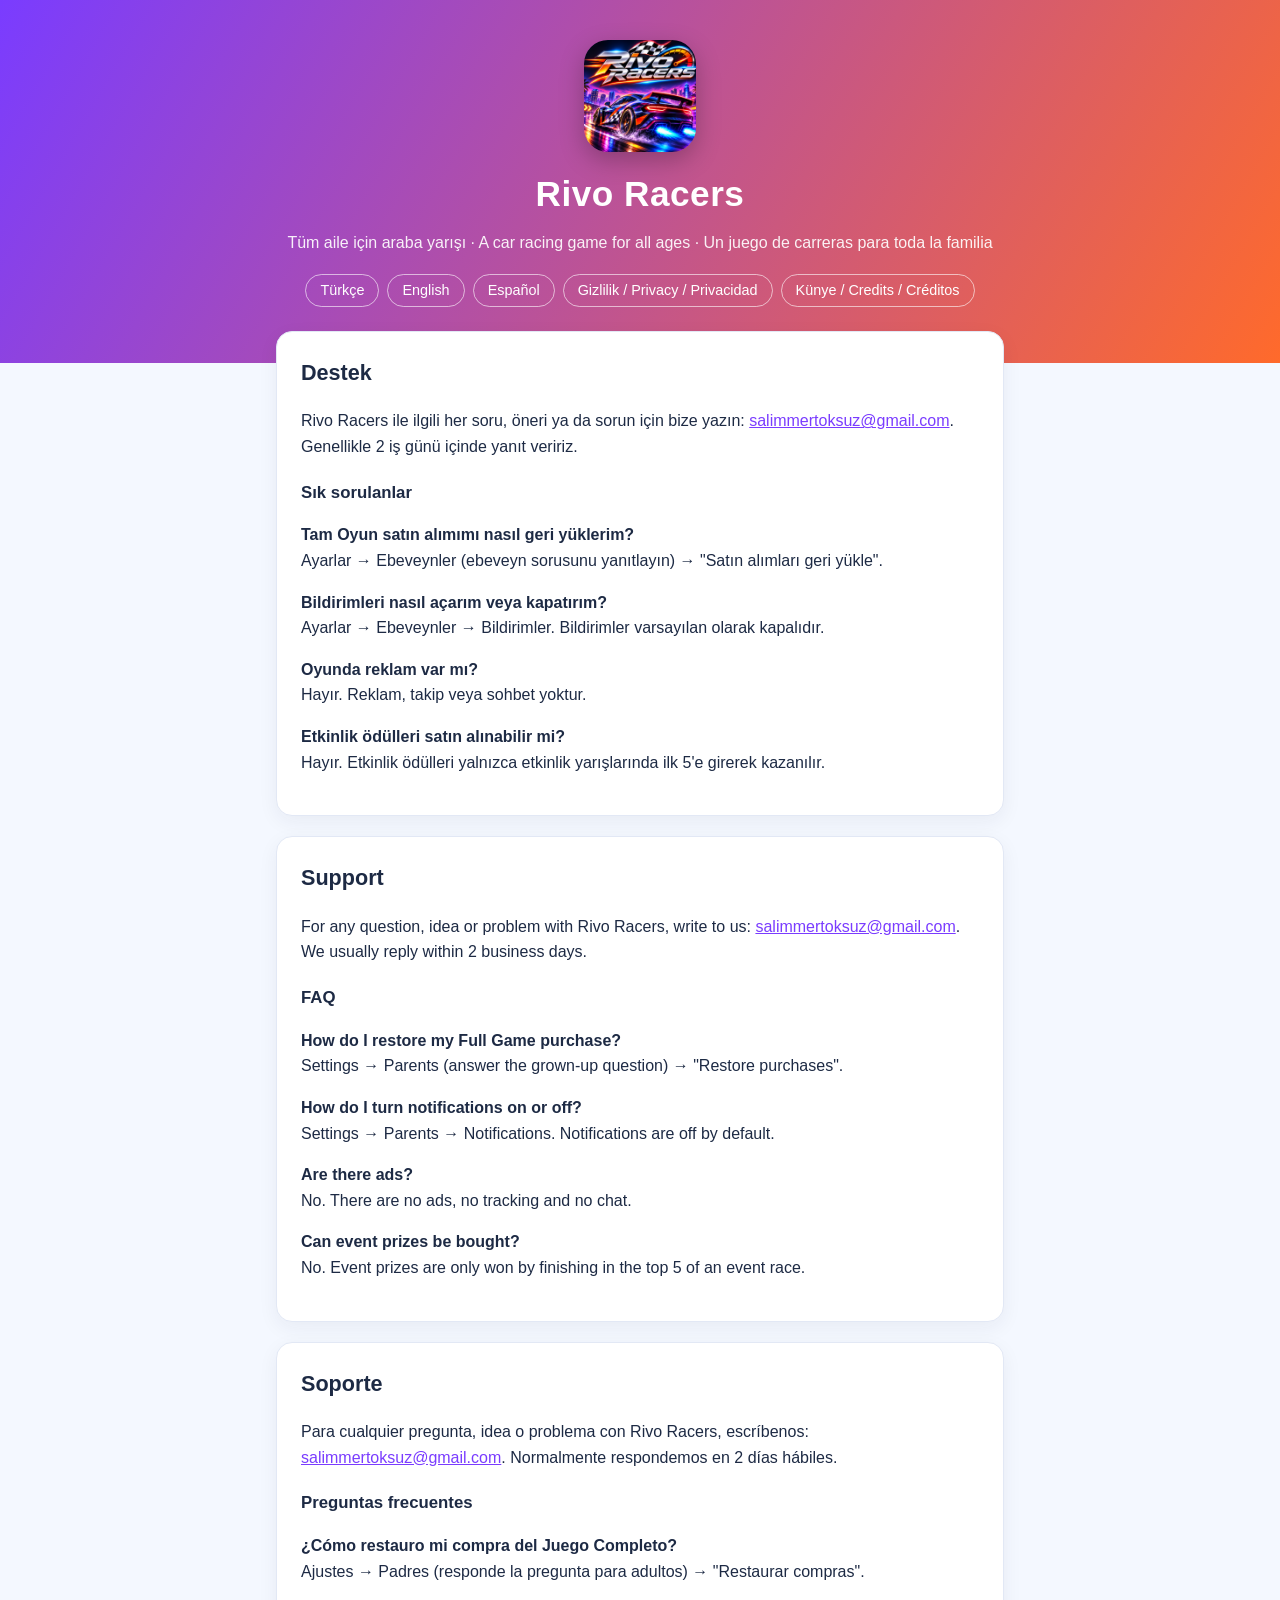
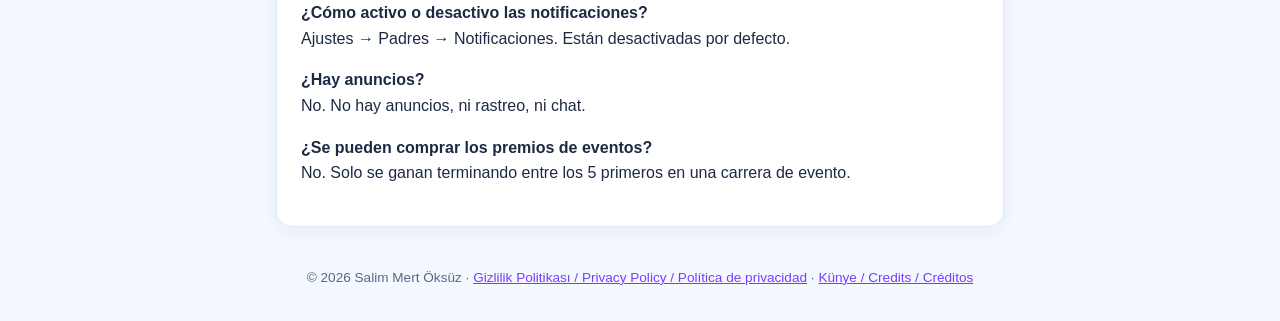
<file: index.html>
<!doctype html>
<html lang="tr">
<head>
<meta charset="utf-8">
<meta name="viewport" content="width=device-width,initial-scale=1">
<title>Rivo Racers – Destek / Support / Soporte</title>
<link rel="icon" type="image/png" href="favicon.png">
<link rel="apple-touch-icon" href="apple-touch-icon.png">
<link rel="stylesheet" href="style.css">
</head>
<body>
<header>
  <img class="logo" src="logo.png" alt="Rivo Racers" width="112" height="112">
  <h1>Rivo Racers</h1>
  <p>Tüm aile için araba yarışı · A car racing game for all ages · Un juego de carreras para toda la familia</p>
  <nav><a href="#tr">Türkçe</a><a href="#en">English</a><a href="#es">Español</a><a href="privacy.html">Gizlilik / Privacy / Privacidad</a><a href="credits.html">Künye / Credits / Créditos</a></nav>
</header>
<main>
<section id="tr">
  <h2>Destek</h2>
  <p>Rivo Racers ile ilgili her soru, öneri ya da sorun için bize yazın: <a href="mailto:salimmertoksuz@gmail.com">salimmertoksuz@gmail.com</a>. Genellikle 2 iş günü içinde yanıt veririz.</p>
  <h3>Sık sorulanlar</h3>
  <p><b>Tam Oyun satın alımımı nasıl geri yüklerim?</b><br>Ayarlar → Ebeveynler (ebeveyn sorusunu yanıtlayın) → "Satın alımları geri yükle".</p>
  <p><b>Bildirimleri nasıl açarım veya kapatırım?</b><br>Ayarlar → Ebeveynler → Bildirimler. Bildirimler varsayılan olarak kapalıdır.</p>
  <p><b>Oyunda reklam var mı?</b><br>Hayır. Reklam, takip veya sohbet yoktur.</p>
  <p><b>Etkinlik ödülleri satın alınabilir mi?</b><br>Hayır. Etkinlik ödülleri yalnızca etkinlik yarışlarında ilk 5'e girerek kazanılır.</p>
</section>
<section id="en">
  <h2>Support</h2>
  <p>For any question, idea or problem with Rivo Racers, write to us: <a href="mailto:salimmertoksuz@gmail.com">salimmertoksuz@gmail.com</a>. We usually reply within 2 business days.</p>
  <h3>FAQ</h3>
  <p><b>How do I restore my Full Game purchase?</b><br>Settings → Parents (answer the grown-up question) → "Restore purchases".</p>
  <p><b>How do I turn notifications on or off?</b><br>Settings → Parents → Notifications. Notifications are off by default.</p>
  <p><b>Are there ads?</b><br>No. There are no ads, no tracking and no chat.</p>
  <p><b>Can event prizes be bought?</b><br>No. Event prizes are only won by finishing in the top 5 of an event race.</p>
</section>
<section id="es">
  <h2>Soporte</h2>
  <p>Para cualquier pregunta, idea o problema con Rivo Racers, escríbenos: <a href="mailto:salimmertoksuz@gmail.com">salimmertoksuz@gmail.com</a>. Normalmente respondemos en 2 días hábiles.</p>
  <h3>Preguntas frecuentes</h3>
  <p><b>¿Cómo restauro mi compra del Juego Completo?</b><br>Ajustes → Padres (responde la pregunta para adultos) → "Restaurar compras".</p>
  <p><b>¿Cómo activo o desactivo las notificaciones?</b><br>Ajustes → Padres → Notificaciones. Están desactivadas por defecto.</p>
  <p><b>¿Hay anuncios?</b><br>No. No hay anuncios, ni rastreo, ni chat.</p>
  <p><b>¿Se pueden comprar los premios de eventos?</b><br>No. Solo se ganan terminando entre los 5 primeros en una carrera de evento.</p>
</section>
</main>
<footer>© 2026 Salim Mert Öksüz · <a href="privacy.html">Gizlilik Politikası / Privacy Policy / Política de privacidad</a> · <a href="credits.html">Künye / Credits / Créditos</a></footer>
</body>
</html>
</file>
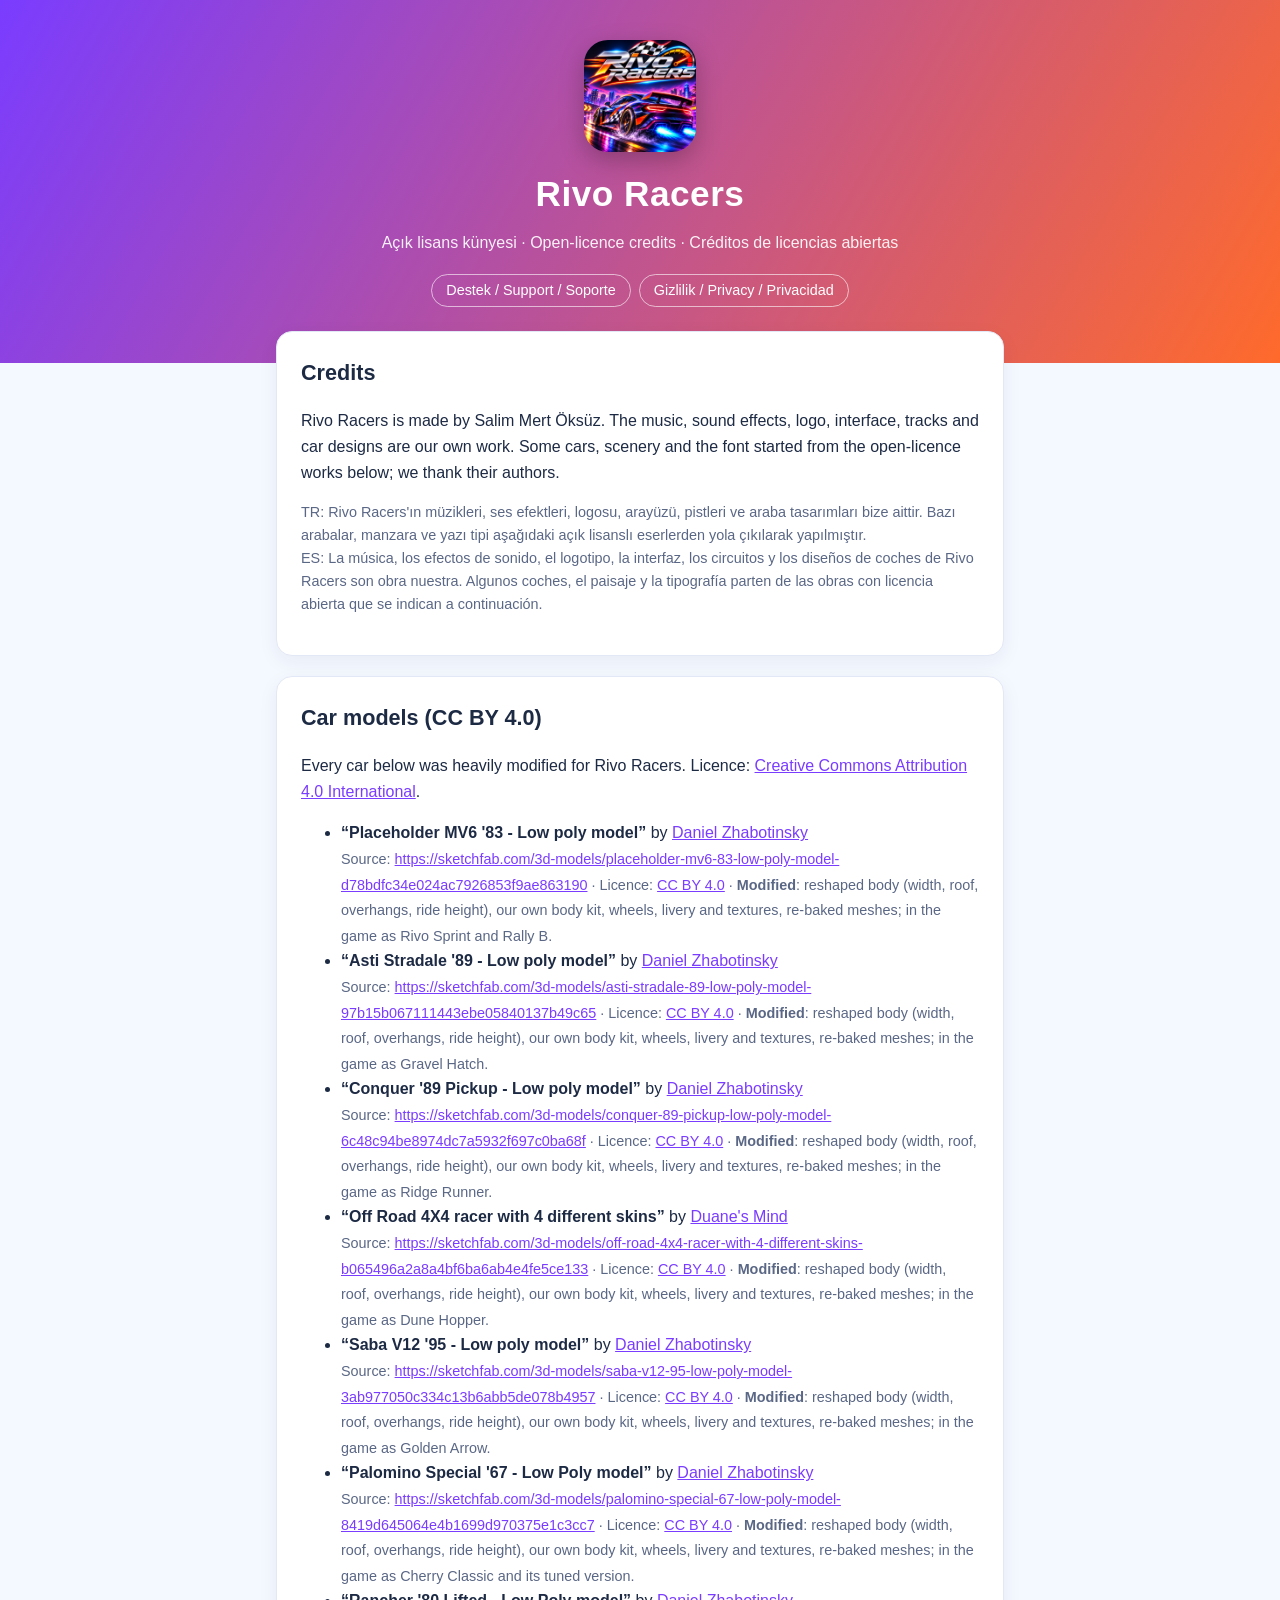
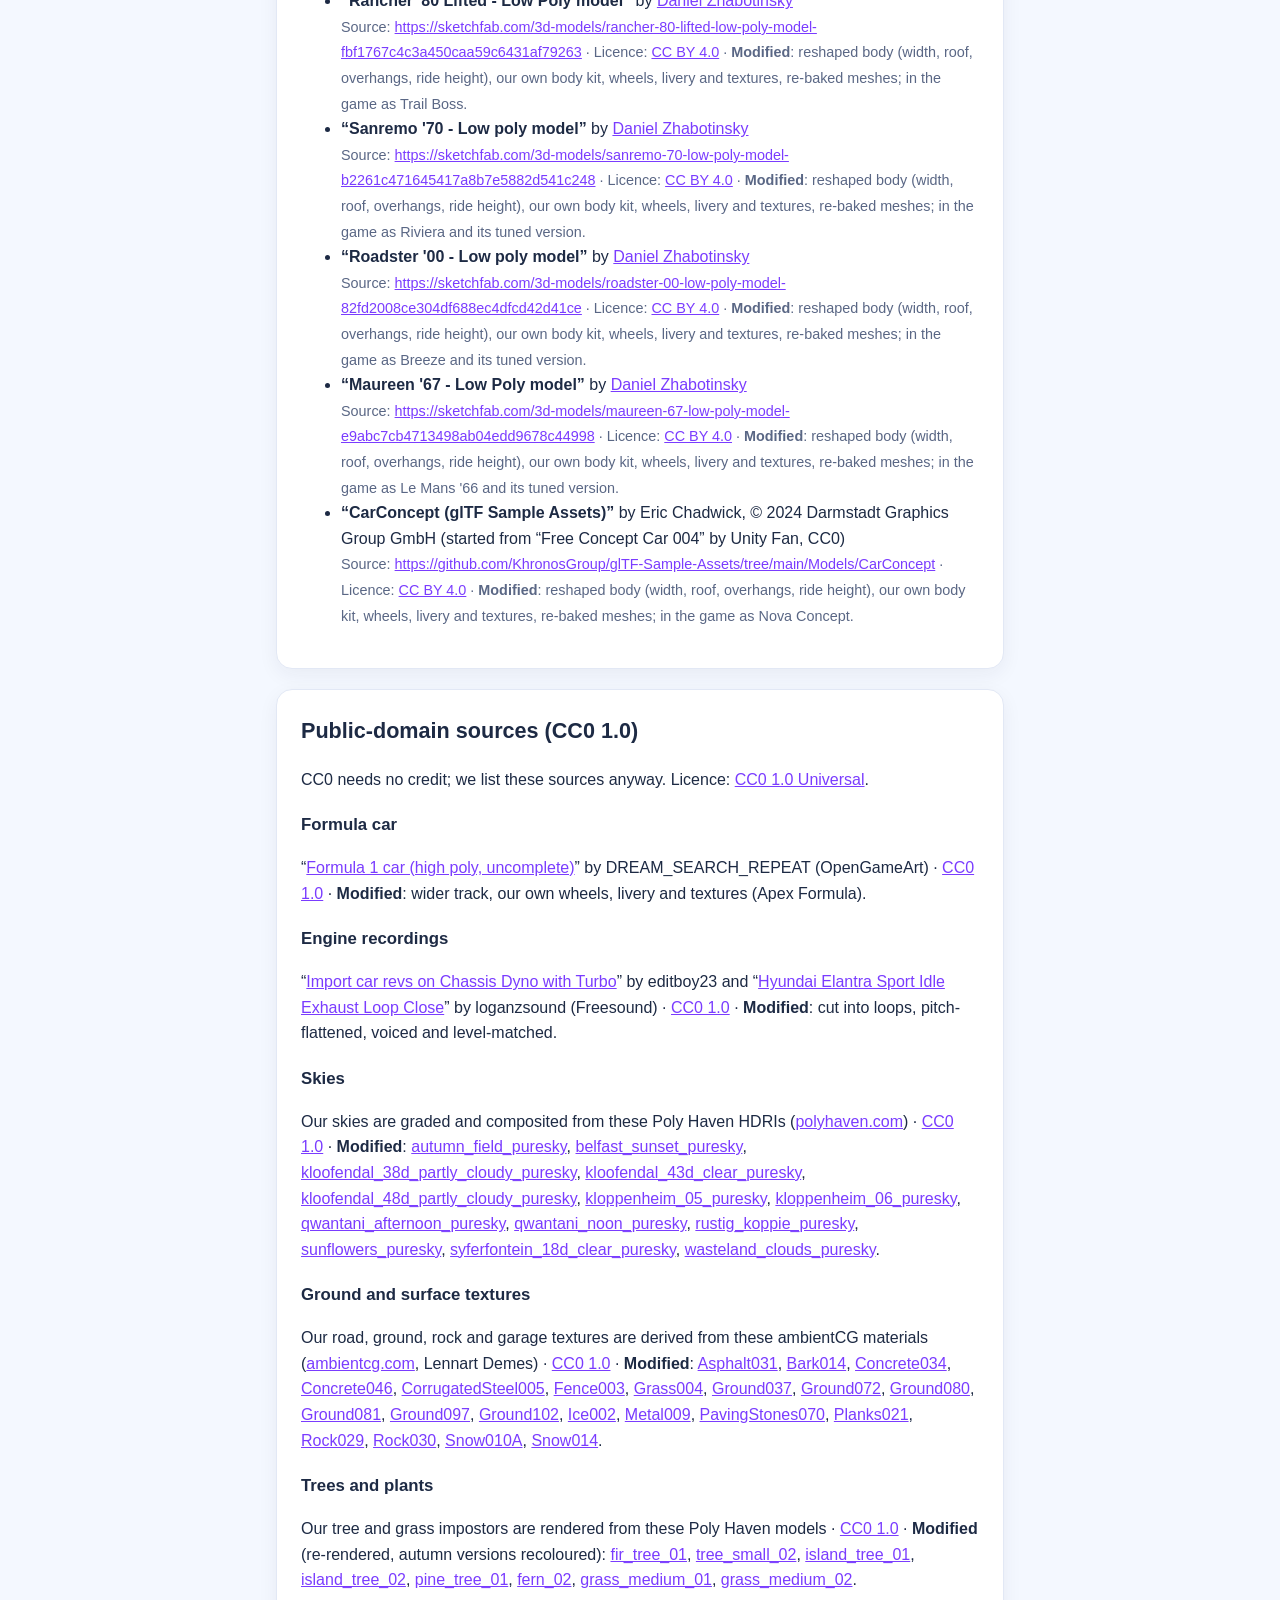
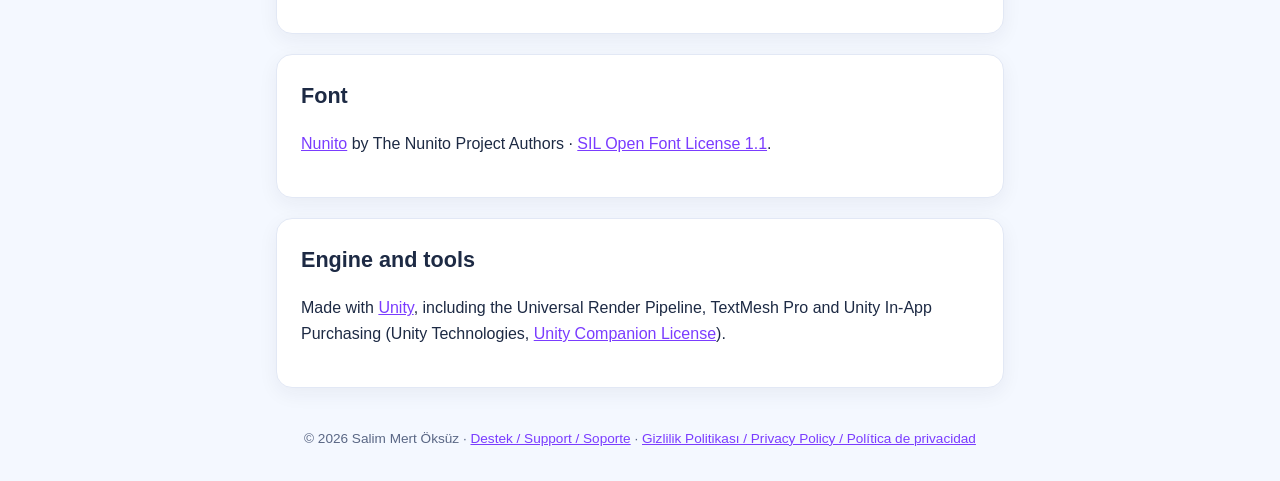
<file: credits.html>
<!doctype html>
<html lang="en">
<head>
<meta charset="utf-8">
<meta name="viewport" content="width=device-width,initial-scale=1">
<title>Rivo Racers – Credits / Künye / Créditos</title>
<link rel="icon" type="image/png" href="favicon.png">
<link rel="apple-touch-icon" href="apple-touch-icon.png">
<link rel="stylesheet" href="style.css">
</head>
<body>
<header>
  <img class="logo" src="logo.png" alt="Rivo Racers" width="112" height="112">
  <h1>Rivo Racers</h1>
  <p>Açık lisans künyesi · Open-licence credits · Créditos de licencias abiertas</p>
  <nav><a href="index.html">Destek / Support / Soporte</a><a href="privacy.html">Gizlilik / Privacy / Privacidad</a></nav>
</header>
<main>
<section>
  <h2>Credits</h2>
  <p>Rivo Racers is made by Salim Mert Öksüz. The music, sound effects, logo, interface, tracks and car designs are our own work.
  Some cars, scenery and the font started from the open-licence works below; we thank their authors.</p>
  <p class="muted">TR: Rivo Racers'ın müzikleri, ses efektleri, logosu, arayüzü, pistleri ve araba tasarımları bize aittir. Bazı arabalar, manzara ve yazı tipi aşağıdaki açık lisanslı eserlerden yola çıkılarak yapılmıştır.<br>
  ES: La música, los efectos de sonido, el logotipo, la interfaz, los circuitos y los diseños de coches de Rivo Racers son obra nuestra. Algunos coches, el paisaje y la tipografía parten de las obras con licencia abierta que se indican a continuación.</p>
</section>
<section>
  <h2>Car models (CC BY 4.0)</h2>
  <p>Every car below was heavily modified for Rivo Racers. Licence: <a href="https://creativecommons.org/licenses/by/4.0/">Creative Commons Attribution 4.0 International</a>.</p>
  <ul>
  <li><b>“Placeholder MV6 '83 - Low poly model”</b> by <a href="https://sketchfab.com/DanielZhabotinsky">Daniel Zhabotinsky</a><br><span class="muted">Source: <a href="https://sketchfab.com/3d-models/placeholder-mv6-83-low-poly-model-d78bdfc34e024ac7926853f9ae863190">https://sketchfab.com/3d-models/placeholder-mv6-83-low-poly-model-d78bdfc34e024ac7926853f9ae863190</a> · Licence: <a href="https://creativecommons.org/licenses/by/4.0/">CC BY 4.0</a> · <b>Modified</b>: reshaped body (width, roof, overhangs, ride height), our own body kit, wheels, livery and textures, re-baked meshes; in the game as Rivo Sprint and Rally B.</span></li>
  <li><b>“Asti Stradale '89 - Low poly model”</b> by <a href="https://sketchfab.com/DanielZhabotinsky">Daniel Zhabotinsky</a><br><span class="muted">Source: <a href="https://sketchfab.com/3d-models/asti-stradale-89-low-poly-model-97b15b067111443ebe05840137b49c65">https://sketchfab.com/3d-models/asti-stradale-89-low-poly-model-97b15b067111443ebe05840137b49c65</a> · Licence: <a href="https://creativecommons.org/licenses/by/4.0/">CC BY 4.0</a> · <b>Modified</b>: reshaped body (width, roof, overhangs, ride height), our own body kit, wheels, livery and textures, re-baked meshes; in the game as Gravel Hatch.</span></li>
  <li><b>“Conquer '89 Pickup - Low poly model”</b> by <a href="https://sketchfab.com/DanielZhabotinsky">Daniel Zhabotinsky</a><br><span class="muted">Source: <a href="https://sketchfab.com/3d-models/conquer-89-pickup-low-poly-model-6c48c94be8974dc7a5932f697c0ba68f">https://sketchfab.com/3d-models/conquer-89-pickup-low-poly-model-6c48c94be8974dc7a5932f697c0ba68f</a> · Licence: <a href="https://creativecommons.org/licenses/by/4.0/">CC BY 4.0</a> · <b>Modified</b>: reshaped body (width, roof, overhangs, ride height), our own body kit, wheels, livery and textures, re-baked meshes; in the game as Ridge Runner.</span></li>
  <li><b>“Off Road 4X4 racer with 4 different skins”</b> by <a href="https://sketchfab.com/duanesmind">Duane's Mind</a><br><span class="muted">Source: <a href="https://sketchfab.com/3d-models/off-road-4x4-racer-with-4-different-skins-b065496a2a8a4bf6ba6ab4e4fe5ce133">https://sketchfab.com/3d-models/off-road-4x4-racer-with-4-different-skins-b065496a2a8a4bf6ba6ab4e4fe5ce133</a> · Licence: <a href="https://creativecommons.org/licenses/by/4.0/">CC BY 4.0</a> · <b>Modified</b>: reshaped body (width, roof, overhangs, ride height), our own body kit, wheels, livery and textures, re-baked meshes; in the game as Dune Hopper.</span></li>
  <li><b>“Saba V12 '95 - Low poly model”</b> by <a href="https://sketchfab.com/DanielZhabotinsky">Daniel Zhabotinsky</a><br><span class="muted">Source: <a href="https://sketchfab.com/3d-models/saba-v12-95-low-poly-model-3ab977050c334c13b6abb5de078b4957">https://sketchfab.com/3d-models/saba-v12-95-low-poly-model-3ab977050c334c13b6abb5de078b4957</a> · Licence: <a href="https://creativecommons.org/licenses/by/4.0/">CC BY 4.0</a> · <b>Modified</b>: reshaped body (width, roof, overhangs, ride height), our own body kit, wheels, livery and textures, re-baked meshes; in the game as Golden Arrow.</span></li>
  <li><b>“Palomino Special '67 - Low Poly model”</b> by <a href="https://sketchfab.com/DanielZhabotinsky">Daniel Zhabotinsky</a><br><span class="muted">Source: <a href="https://sketchfab.com/3d-models/palomino-special-67-low-poly-model-8419d645064e4b1699d970375e1c3cc7">https://sketchfab.com/3d-models/palomino-special-67-low-poly-model-8419d645064e4b1699d970375e1c3cc7</a> · Licence: <a href="https://creativecommons.org/licenses/by/4.0/">CC BY 4.0</a> · <b>Modified</b>: reshaped body (width, roof, overhangs, ride height), our own body kit, wheels, livery and textures, re-baked meshes; in the game as Cherry Classic and its tuned version.</span></li>
  <li><b>“Rancher '80 Lifted - Low Poly model”</b> by <a href="https://sketchfab.com/DanielZhabotinsky">Daniel Zhabotinsky</a><br><span class="muted">Source: <a href="https://sketchfab.com/3d-models/rancher-80-lifted-low-poly-model-fbf1767c4c3a450caa59c6431af79263">https://sketchfab.com/3d-models/rancher-80-lifted-low-poly-model-fbf1767c4c3a450caa59c6431af79263</a> · Licence: <a href="https://creativecommons.org/licenses/by/4.0/">CC BY 4.0</a> · <b>Modified</b>: reshaped body (width, roof, overhangs, ride height), our own body kit, wheels, livery and textures, re-baked meshes; in the game as Trail Boss.</span></li>
  <li><b>“Sanremo '70 - Low poly model”</b> by <a href="https://sketchfab.com/DanielZhabotinsky">Daniel Zhabotinsky</a><br><span class="muted">Source: <a href="https://sketchfab.com/3d-models/sanremo-70-low-poly-model-b2261c471645417a8b7e5882d541c248">https://sketchfab.com/3d-models/sanremo-70-low-poly-model-b2261c471645417a8b7e5882d541c248</a> · Licence: <a href="https://creativecommons.org/licenses/by/4.0/">CC BY 4.0</a> · <b>Modified</b>: reshaped body (width, roof, overhangs, ride height), our own body kit, wheels, livery and textures, re-baked meshes; in the game as Riviera and its tuned version.</span></li>
  <li><b>“Roadster '00 - Low poly model”</b> by <a href="https://sketchfab.com/DanielZhabotinsky">Daniel Zhabotinsky</a><br><span class="muted">Source: <a href="https://sketchfab.com/3d-models/roadster-00-low-poly-model-82fd2008ce304df688ec4dfcd42d41ce">https://sketchfab.com/3d-models/roadster-00-low-poly-model-82fd2008ce304df688ec4dfcd42d41ce</a> · Licence: <a href="https://creativecommons.org/licenses/by/4.0/">CC BY 4.0</a> · <b>Modified</b>: reshaped body (width, roof, overhangs, ride height), our own body kit, wheels, livery and textures, re-baked meshes; in the game as Breeze and its tuned version.</span></li>
  <li><b>“Maureen '67 - Low Poly model”</b> by <a href="https://sketchfab.com/DanielZhabotinsky">Daniel Zhabotinsky</a><br><span class="muted">Source: <a href="https://sketchfab.com/3d-models/maureen-67-low-poly-model-e9abc7cb4713498ab04edd9678c44998">https://sketchfab.com/3d-models/maureen-67-low-poly-model-e9abc7cb4713498ab04edd9678c44998</a> · Licence: <a href="https://creativecommons.org/licenses/by/4.0/">CC BY 4.0</a> · <b>Modified</b>: reshaped body (width, roof, overhangs, ride height), our own body kit, wheels, livery and textures, re-baked meshes; in the game as Le Mans '66 and its tuned version.</span></li>
  <li><b>“CarConcept (glTF Sample Assets)”</b> by Eric Chadwick, © 2024 Darmstadt Graphics Group GmbH (started from “Free Concept Car 004” by Unity Fan, CC0)<br><span class="muted">Source: <a href="https://github.com/KhronosGroup/glTF-Sample-Assets/tree/main/Models/CarConcept">https://github.com/KhronosGroup/glTF-Sample-Assets/tree/main/Models/CarConcept</a> · Licence: <a href="https://creativecommons.org/licenses/by/4.0/">CC BY 4.0</a> · <b>Modified</b>: reshaped body (width, roof, overhangs, ride height), our own body kit, wheels, livery and textures, re-baked meshes; in the game as Nova Concept.</span></li>
  </ul>
</section>
<section>
  <h2>Public-domain sources (CC0 1.0)</h2>
  <p>CC0 needs no credit; we list these sources anyway. Licence: <a href="https://creativecommons.org/publicdomain/zero/1.0/">CC0 1.0 Universal</a>.</p>
  <h3>Formula car</h3>
  <p>“<a href="https://opengameart.org/content/formula-1-car-high-poly-uncomplete">Formula 1 car (high poly, uncomplete)</a>” by DREAM_SEARCH_REPEAT (OpenGameArt) · <a href="https://creativecommons.org/publicdomain/zero/1.0/">CC0 1.0</a> · <b>Modified</b>: wider track, our own wheels, livery and textures (Apex Formula).</p>
  <h3>Engine recordings</h3>
  <p>“<a href="https://freesound.org/s/496171/">Import car revs on Chassis Dyno with Turbo</a>” by editboy23 and “<a href="https://freesound.org/s/874838/">Hyundai Elantra Sport Idle Exhaust Loop Close</a>” by loganzsound (Freesound) · <a href="https://creativecommons.org/publicdomain/zero/1.0/">CC0 1.0</a> · <b>Modified</b>: cut into loops, pitch-flattened, voiced and level-matched.</p>
  <h3>Skies</h3>
  <p>Our skies are graded and composited from these Poly Haven HDRIs (<a href="https://polyhaven.com">polyhaven.com</a>) · <a href="https://creativecommons.org/publicdomain/zero/1.0/">CC0 1.0</a> · <b>Modified</b>: <a href="https://polyhaven.com/a/autumn_field_puresky">autumn_field_puresky</a>, <a href="https://polyhaven.com/a/belfast_sunset_puresky">belfast_sunset_puresky</a>, <a href="https://polyhaven.com/a/kloofendal_38d_partly_cloudy_puresky">kloofendal_38d_partly_cloudy_puresky</a>, <a href="https://polyhaven.com/a/kloofendal_43d_clear_puresky">kloofendal_43d_clear_puresky</a>, <a href="https://polyhaven.com/a/kloofendal_48d_partly_cloudy_puresky">kloofendal_48d_partly_cloudy_puresky</a>, <a href="https://polyhaven.com/a/kloppenheim_05_puresky">kloppenheim_05_puresky</a>, <a href="https://polyhaven.com/a/kloppenheim_06_puresky">kloppenheim_06_puresky</a>, <a href="https://polyhaven.com/a/qwantani_afternoon_puresky">qwantani_afternoon_puresky</a>, <a href="https://polyhaven.com/a/qwantani_noon_puresky">qwantani_noon_puresky</a>, <a href="https://polyhaven.com/a/rustig_koppie_puresky">rustig_koppie_puresky</a>, <a href="https://polyhaven.com/a/sunflowers_puresky">sunflowers_puresky</a>, <a href="https://polyhaven.com/a/syferfontein_18d_clear_puresky">syferfontein_18d_clear_puresky</a>, <a href="https://polyhaven.com/a/wasteland_clouds_puresky">wasteland_clouds_puresky</a>.</p>
  <h3>Ground and surface textures</h3>
  <p>Our road, ground, rock and garage textures are derived from these ambientCG materials (<a href="https://ambientcg.com">ambientcg.com</a>, Lennart Demes) · <a href="https://creativecommons.org/publicdomain/zero/1.0/">CC0 1.0</a> · <b>Modified</b>: <a href="https://ambientcg.com/view?id=Asphalt031">Asphalt031</a>, <a href="https://ambientcg.com/view?id=Bark014">Bark014</a>, <a href="https://ambientcg.com/view?id=Concrete034">Concrete034</a>, <a href="https://ambientcg.com/view?id=Concrete046">Concrete046</a>, <a href="https://ambientcg.com/view?id=CorrugatedSteel005">CorrugatedSteel005</a>, <a href="https://ambientcg.com/view?id=Fence003">Fence003</a>, <a href="https://ambientcg.com/view?id=Grass004">Grass004</a>, <a href="https://ambientcg.com/view?id=Ground037">Ground037</a>, <a href="https://ambientcg.com/view?id=Ground072">Ground072</a>, <a href="https://ambientcg.com/view?id=Ground080">Ground080</a>, <a href="https://ambientcg.com/view?id=Ground081">Ground081</a>, <a href="https://ambientcg.com/view?id=Ground097">Ground097</a>, <a href="https://ambientcg.com/view?id=Ground102">Ground102</a>, <a href="https://ambientcg.com/view?id=Ice002">Ice002</a>, <a href="https://ambientcg.com/view?id=Metal009">Metal009</a>, <a href="https://ambientcg.com/view?id=PavingStones070">PavingStones070</a>, <a href="https://ambientcg.com/view?id=Planks021">Planks021</a>, <a href="https://ambientcg.com/view?id=Rock029">Rock029</a>, <a href="https://ambientcg.com/view?id=Rock030">Rock030</a>, <a href="https://ambientcg.com/view?id=Snow010A">Snow010A</a>, <a href="https://ambientcg.com/view?id=Snow014">Snow014</a>.</p>
  <h3>Trees and plants</h3>
  <p>Our tree and grass impostors are rendered from these Poly Haven models · <a href="https://creativecommons.org/publicdomain/zero/1.0/">CC0 1.0</a> · <b>Modified</b> (re-rendered, autumn versions recoloured): <a href="https://polyhaven.com/a/fir_tree_01">fir_tree_01</a>, <a href="https://polyhaven.com/a/tree_small_02">tree_small_02</a>, <a href="https://polyhaven.com/a/island_tree_01">island_tree_01</a>, <a href="https://polyhaven.com/a/island_tree_02">island_tree_02</a>, <a href="https://polyhaven.com/a/pine_tree_01">pine_tree_01</a>, <a href="https://polyhaven.com/a/fern_02">fern_02</a>, <a href="https://polyhaven.com/a/grass_medium_01">grass_medium_01</a>, <a href="https://polyhaven.com/a/grass_medium_02">grass_medium_02</a>.</p>
</section>
<section>
  <h2>Font</h2>
  <p><a href="https://github.com/googlefonts/nunito">Nunito</a> by The Nunito Project Authors · <a href="https://openfontlicense.org">SIL Open Font License 1.1</a>.</p>
</section>
<section>
  <h2>Engine and tools</h2>
  <p>Made with <a href="https://unity.com">Unity</a>, including the Universal Render Pipeline, TextMesh Pro and Unity In-App Purchasing (Unity Technologies, <a href="https://unity.com/legal/licenses/unity-companion-license">Unity Companion License</a>).</p>
</section>
</main>
<footer>© 2026 Salim Mert Öksüz · <a href="index.html">Destek / Support / Soporte</a> · <a href="privacy.html">Gizlilik Politikası / Privacy Policy / Política de privacidad</a></footer>
</body>
</html>
</file>
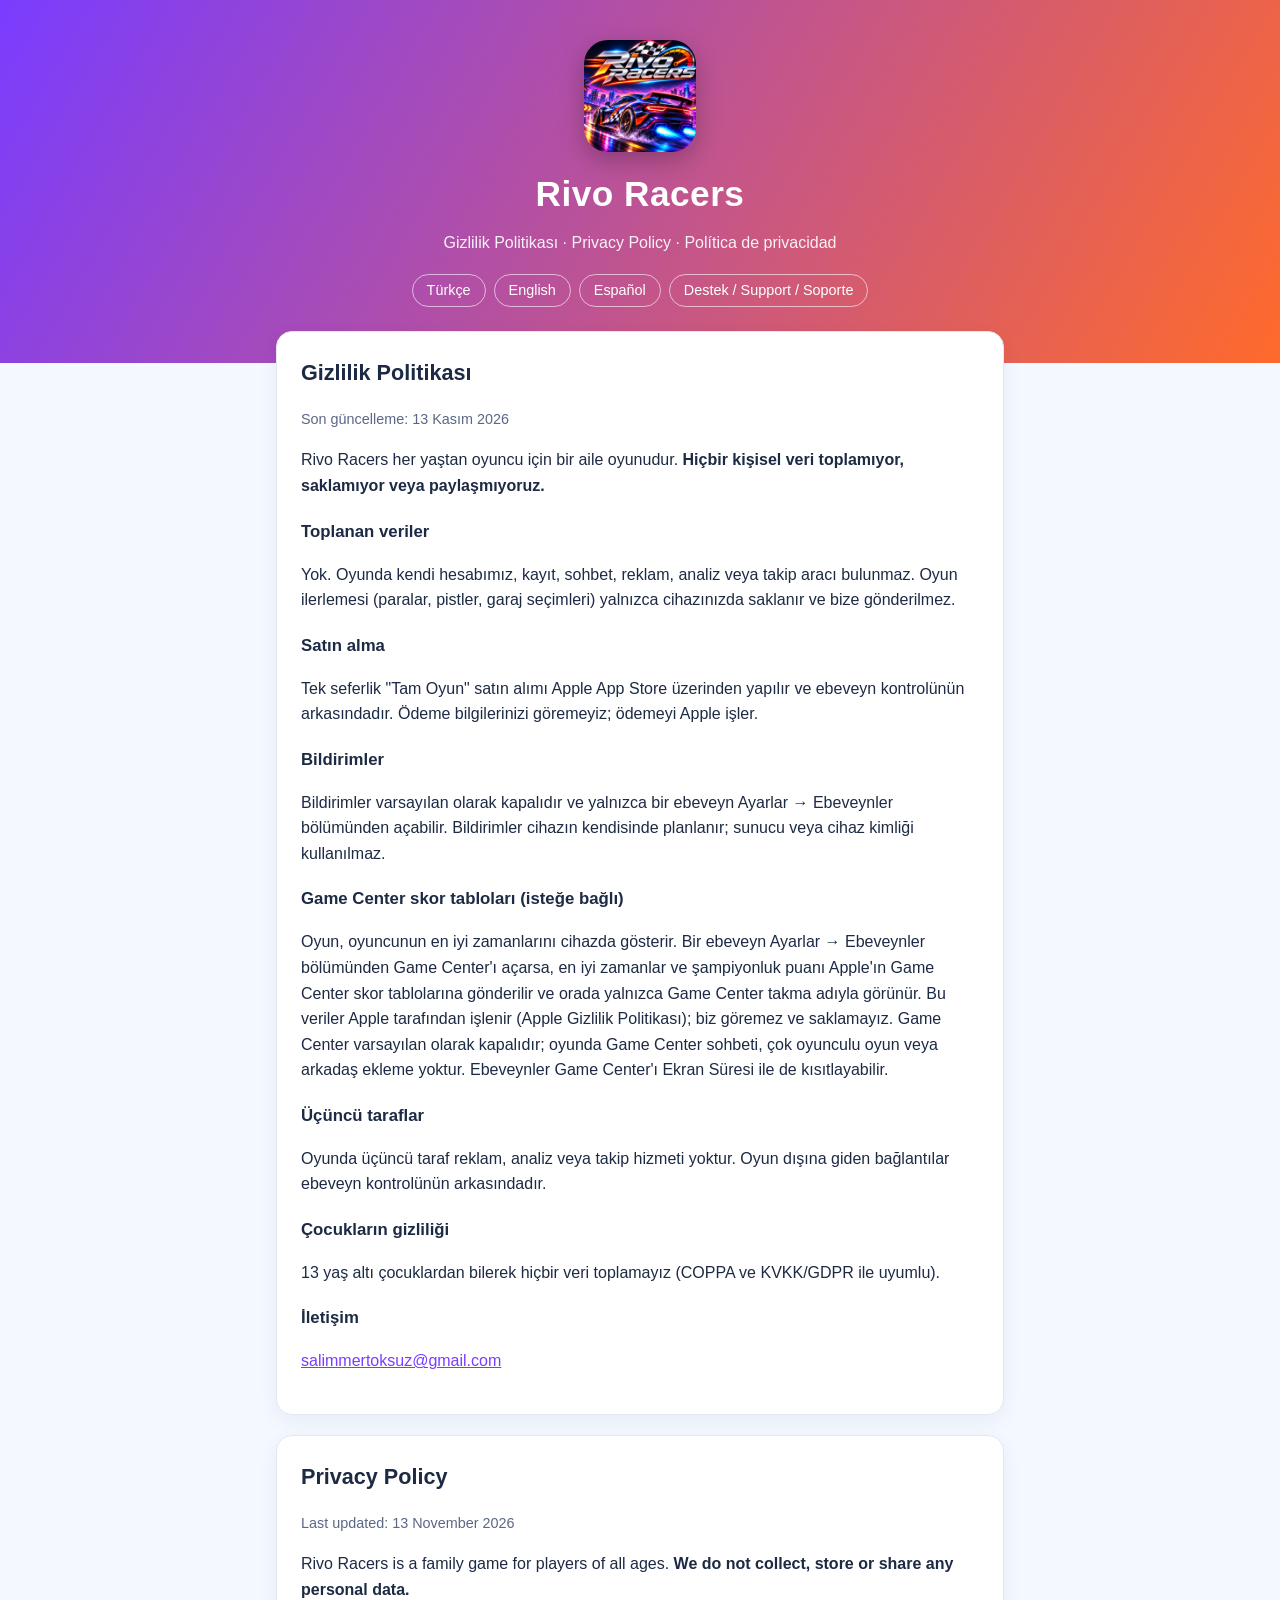
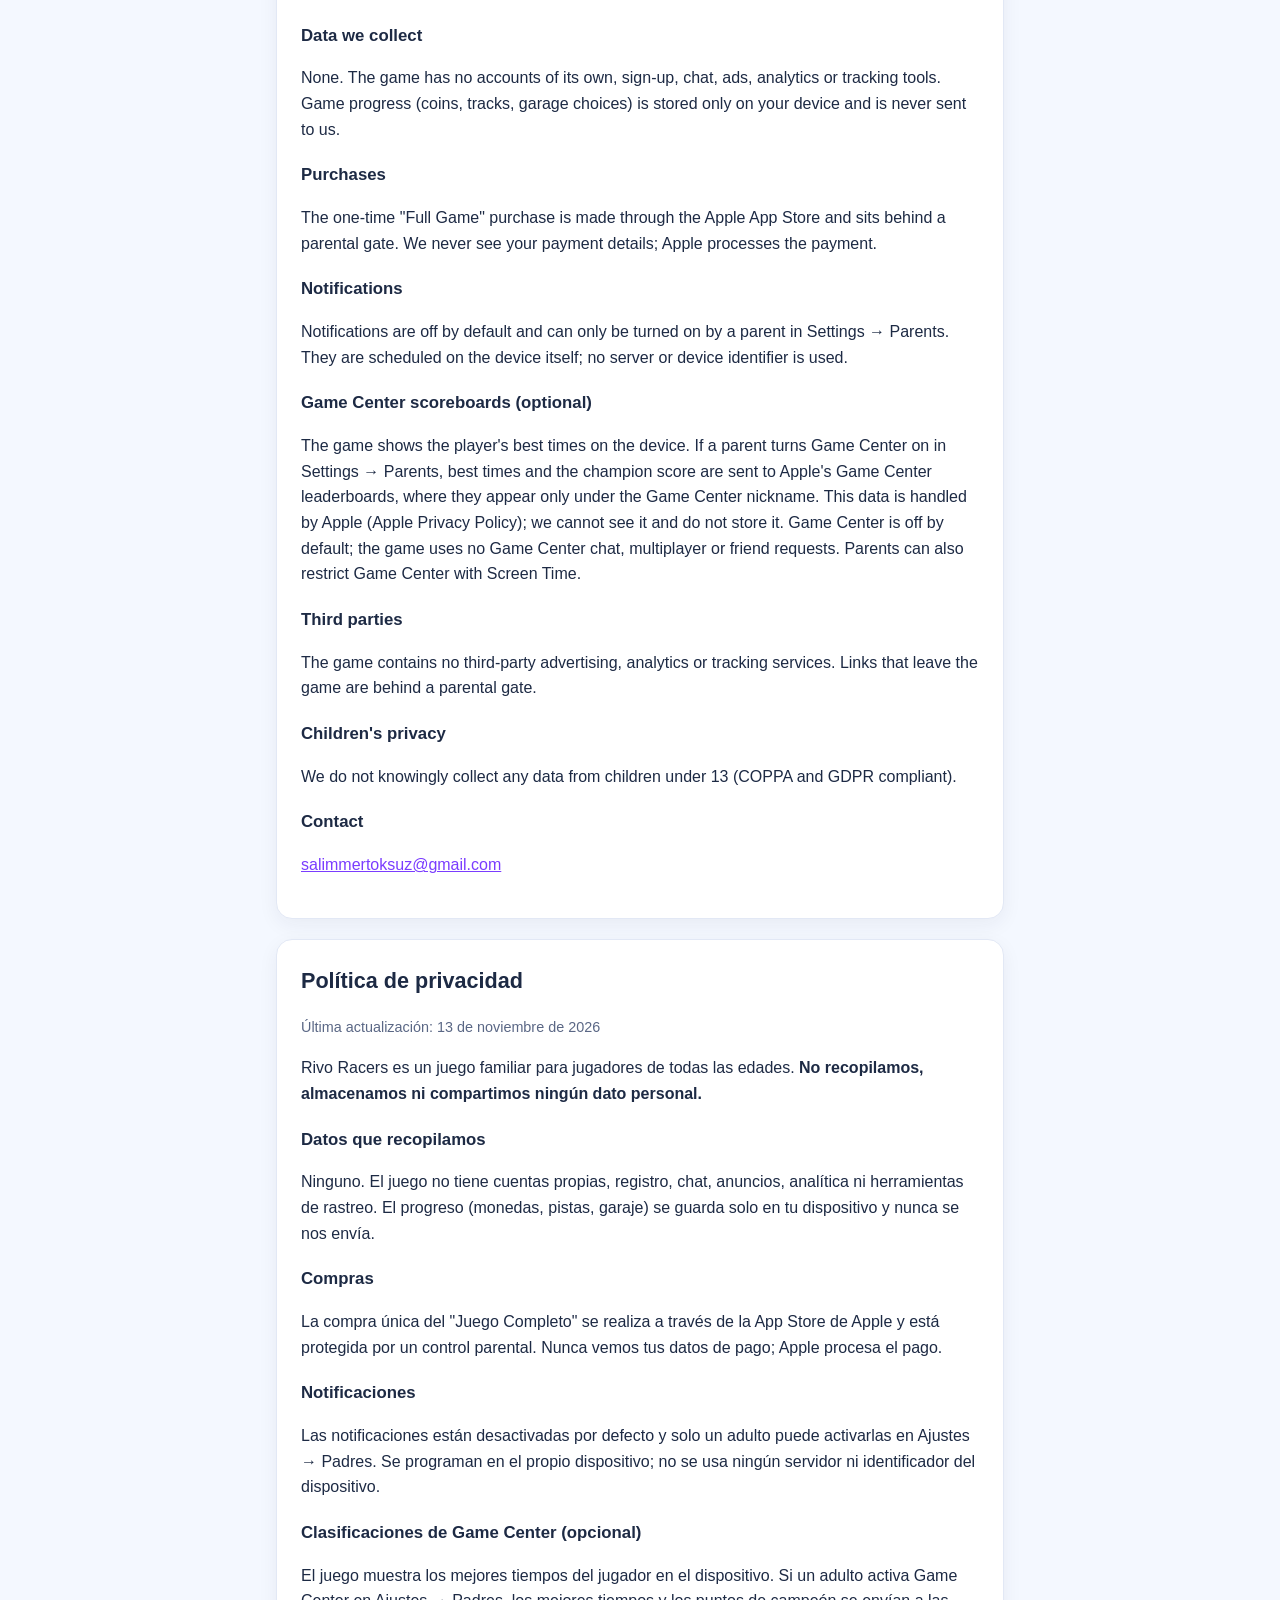
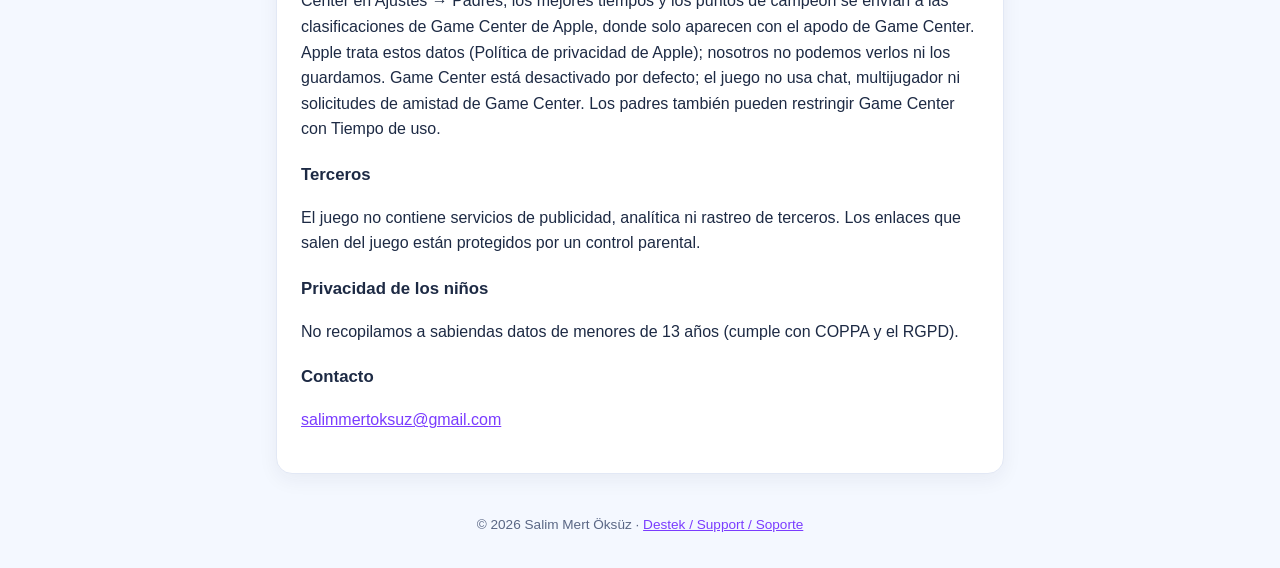
<file: privacy.html>
<!doctype html>
<html lang="tr">
<head>
<meta charset="utf-8">
<meta name="viewport" content="width=device-width,initial-scale=1">
<title>Rivo Racers – Gizlilik / Privacy / Privacidad</title>
<link rel="icon" type="image/png" href="favicon.png">
<link rel="apple-touch-icon" href="apple-touch-icon.png">
<link rel="stylesheet" href="style.css">
</head>
<body>
<header>
  <img class="logo" src="logo.png" alt="Rivo Racers" width="112" height="112">
  <h1>Rivo Racers</h1>
  <p>Gizlilik Politikası · Privacy Policy · Política de privacidad</p>
  <nav><a href="#tr">Türkçe</a><a href="#en">English</a><a href="#es">Español</a><a href="index.html">Destek / Support / Soporte</a></nav>
</header>
<main>
<section id="tr">
  <h2>Gizlilik Politikası</h2>
  <p class="muted">Son güncelleme: 13 Kasım 2026</p>
  <p>Rivo Racers her yaştan oyuncu için bir aile oyunudur. <b>Hiçbir kişisel veri toplamıyor, saklamıyor veya paylaşmıyoruz.</b></p>
  <h3>Toplanan veriler</h3>
  <p>Yok. Oyunda kendi hesabımız, kayıt, sohbet, reklam, analiz veya takip aracı bulunmaz. Oyun ilerlemesi (paralar, pistler, garaj seçimleri) yalnızca cihazınızda saklanır ve bize gönderilmez.</p>
  <h3>Satın alma</h3>
  <p>Tek seferlik "Tam Oyun" satın alımı Apple App Store üzerinden yapılır ve ebeveyn kontrolünün arkasındadır. Ödeme bilgilerinizi göremeyiz; ödemeyi Apple işler.</p>
  <h3>Bildirimler</h3>
  <p>Bildirimler varsayılan olarak kapalıdır ve yalnızca bir ebeveyn Ayarlar → Ebeveynler bölümünden açabilir. Bildirimler cihazın kendisinde planlanır; sunucu veya cihaz kimliği kullanılmaz.</p>
  <h3>Game Center skor tabloları (isteğe bağlı)</h3>
  <p>Oyun, oyuncunun en iyi zamanlarını cihazda gösterir. Bir ebeveyn Ayarlar → Ebeveynler bölümünden Game Center'ı açarsa, en iyi zamanlar ve şampiyonluk puanı Apple'ın Game Center skor tablolarına gönderilir ve orada yalnızca Game Center takma adıyla görünür. Bu veriler Apple tarafından işlenir (Apple Gizlilik Politikası); biz göremez ve saklamayız. Game Center varsayılan olarak kapalıdır; oyunda Game Center sohbeti, çok oyunculu oyun veya arkadaş ekleme yoktur. Ebeveynler Game Center'ı Ekran Süresi ile de kısıtlayabilir.</p>
  <h3>Üçüncü taraflar</h3>
  <p>Oyunda üçüncü taraf reklam, analiz veya takip hizmeti yoktur. Oyun dışına giden bağlantılar ebeveyn kontrolünün arkasındadır.</p>
  <h3>Çocukların gizliliği</h3>
  <p>13 yaş altı çocuklardan bilerek hiçbir veri toplamayız (COPPA ve KVKK/GDPR ile uyumlu).</p>
  <h3>İletişim</h3>
  <p><a href="mailto:salimmertoksuz@gmail.com">salimmertoksuz@gmail.com</a></p>
</section>
<section id="en">
  <h2>Privacy Policy</h2>
  <p class="muted">Last updated: 13 November 2026</p>
  <p>Rivo Racers is a family game for players of all ages. <b>We do not collect, store or share any personal data.</b></p>
  <h3>Data we collect</h3>
  <p>None. The game has no accounts of its own, sign-up, chat, ads, analytics or tracking tools. Game progress (coins, tracks, garage choices) is stored only on your device and is never sent to us.</p>
  <h3>Purchases</h3>
  <p>The one-time "Full Game" purchase is made through the Apple App Store and sits behind a parental gate. We never see your payment details; Apple processes the payment.</p>
  <h3>Notifications</h3>
  <p>Notifications are off by default and can only be turned on by a parent in Settings → Parents. They are scheduled on the device itself; no server or device identifier is used.</p>
  <h3>Game Center scoreboards (optional)</h3>
  <p>The game shows the player's best times on the device. If a parent turns Game Center on in Settings → Parents, best times and the champion score are sent to Apple's Game Center leaderboards, where they appear only under the Game Center nickname. This data is handled by Apple (Apple Privacy Policy); we cannot see it and do not store it. Game Center is off by default; the game uses no Game Center chat, multiplayer or friend requests. Parents can also restrict Game Center with Screen Time.</p>
  <h3>Third parties</h3>
  <p>The game contains no third-party advertising, analytics or tracking services. Links that leave the game are behind a parental gate.</p>
  <h3>Children's privacy</h3>
  <p>We do not knowingly collect any data from children under 13 (COPPA and GDPR compliant).</p>
  <h3>Contact</h3>
  <p><a href="mailto:salimmertoksuz@gmail.com">salimmertoksuz@gmail.com</a></p>
</section>
<section id="es">
  <h2>Política de privacidad</h2>
  <p class="muted">Última actualización: 13 de noviembre de 2026</p>
  <p>Rivo Racers es un juego familiar para jugadores de todas las edades. <b>No recopilamos, almacenamos ni compartimos ningún dato personal.</b></p>
  <h3>Datos que recopilamos</h3>
  <p>Ninguno. El juego no tiene cuentas propias, registro, chat, anuncios, analítica ni herramientas de rastreo. El progreso (monedas, pistas, garaje) se guarda solo en tu dispositivo y nunca se nos envía.</p>
  <h3>Compras</h3>
  <p>La compra única del "Juego Completo" se realiza a través de la App Store de Apple y está protegida por un control parental. Nunca vemos tus datos de pago; Apple procesa el pago.</p>
  <h3>Notificaciones</h3>
  <p>Las notificaciones están desactivadas por defecto y solo un adulto puede activarlas en Ajustes → Padres. Se programan en el propio dispositivo; no se usa ningún servidor ni identificador del dispositivo.</p>
  <h3>Clasificaciones de Game Center (opcional)</h3>
  <p>El juego muestra los mejores tiempos del jugador en el dispositivo. Si un adulto activa Game Center en Ajustes → Padres, los mejores tiempos y los puntos de campeón se envían a las clasificaciones de Game Center de Apple, donde solo aparecen con el apodo de Game Center. Apple trata estos datos (Política de privacidad de Apple); nosotros no podemos verlos ni los guardamos. Game Center está desactivado por defecto; el juego no usa chat, multijugador ni solicitudes de amistad de Game Center. Los padres también pueden restringir Game Center con Tiempo de uso.</p>
  <h3>Terceros</h3>
  <p>El juego no contiene servicios de publicidad, analítica ni rastreo de terceros. Los enlaces que salen del juego están protegidos por un control parental.</p>
  <h3>Privacidad de los niños</h3>
  <p>No recopilamos a sabiendas datos de menores de 13 años (cumple con COPPA y el RGPD).</p>
  <h3>Contacto</h3>
  <p><a href="mailto:salimmertoksuz@gmail.com">salimmertoksuz@gmail.com</a></p>
</section>
</main>
<footer>© 2026 Salim Mert Öksüz · <a href="index.html">Destek / Support / Soporte</a></footer>
</body>
</html>
</file>
<file: style.css>
:root{--bg:#f4f8ff;--card:#fff;--ink:#1d2a44;--muted:#5a6785;--accent:#ff6a2b;--accent2:#7a3cff;--line:#e2e8f5}
*{box-sizing:border-box}
body{margin:0;background:var(--bg);color:var(--ink);font:16px/1.6 -apple-system,BlinkMacSystemFont,"Segoe UI",Roboto,Helvetica,Arial,sans-serif}
header{background:linear-gradient(120deg,var(--accent2),var(--accent));color:#fff;padding:40px 16px 56px;text-align:center}
header h1{margin:0;font-size:2.2rem;letter-spacing:.5px}
header p{margin:8px 0 0;opacity:.92}
nav{display:flex;gap:8px;justify-content:center;flex-wrap:wrap;margin-top:18px}
nav a{color:#fff;text-decoration:none;border:1px solid rgba(255,255,255,.6);border-radius:999px;padding:4px 14px;font-size:.9rem}
nav a:hover{background:rgba(255,255,255,.18)}
main{max-width:760px;margin:-32px auto 40px;padding:0 16px}
section{background:var(--card);border:1px solid var(--line);border-radius:16px;padding:24px;margin-bottom:20px;box-shadow:0 6px 20px rgba(29,42,68,.06)}
h2{margin-top:0;font-size:1.35rem}
h3{font-size:1.05rem;margin:20px 0 6px}
a{color:var(--accent2)}
.muted{color:var(--muted);font-size:.9rem}
footer{text-align:center;color:var(--muted);font-size:.85rem;padding:0 16px 32px}
header .logo{display:block;width:112px;height:112px;margin:0 auto 14px;border-radius:24px;box-shadow:0 8px 24px rgba(0,0,0,.25)}
</file>
